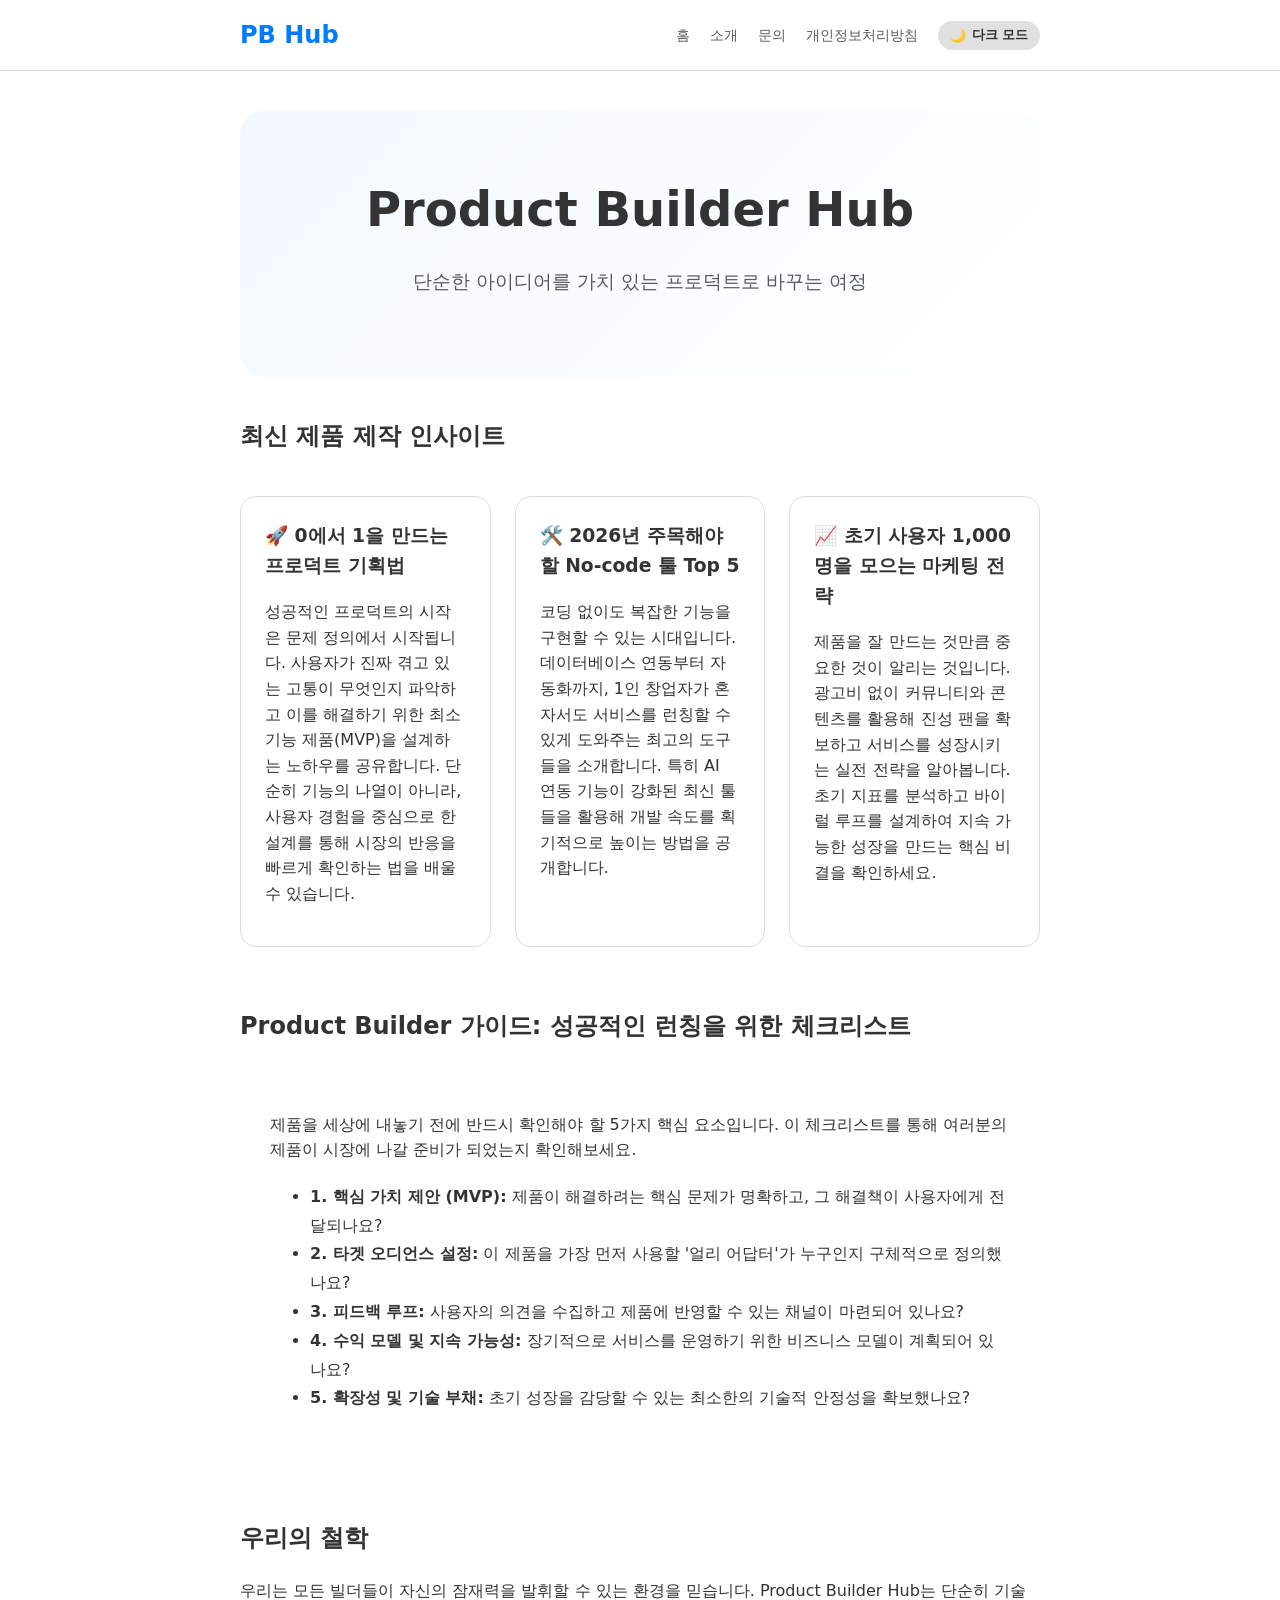
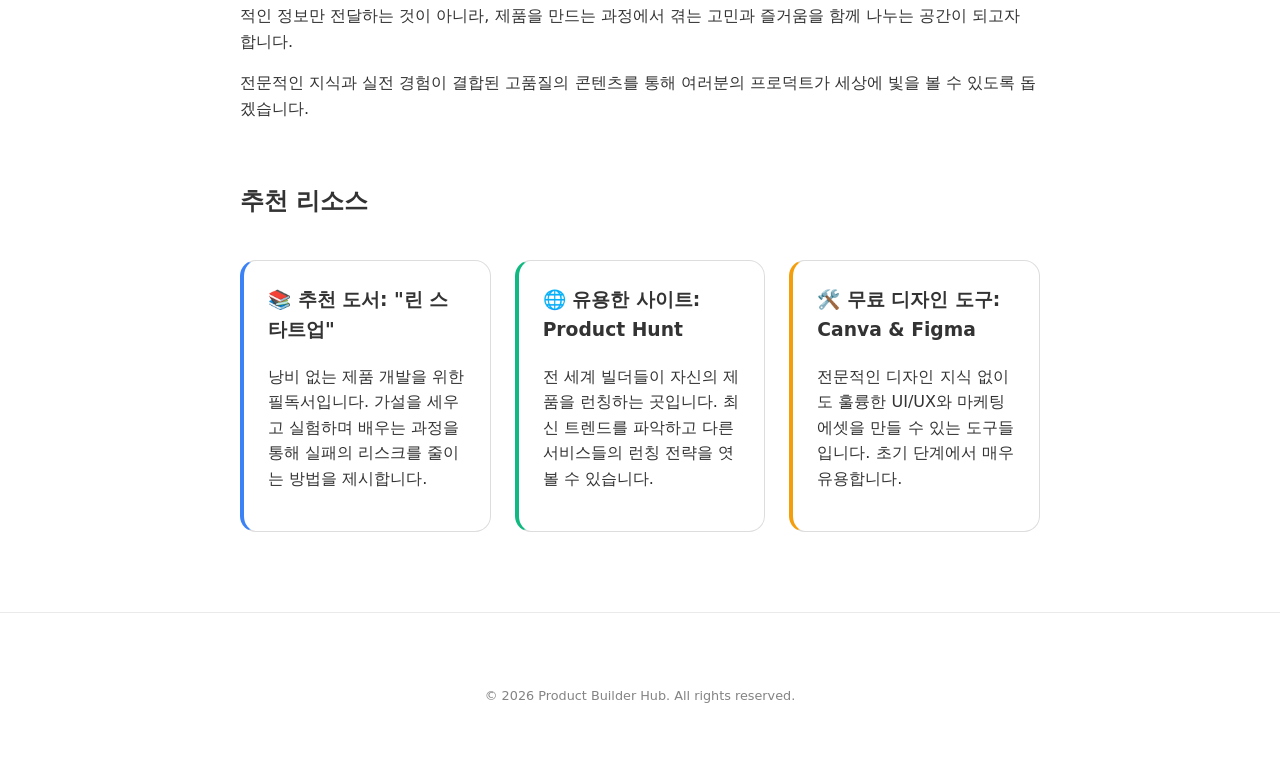
<file: index.html>
<!DOCTYPE html>
<html lang="ko">
<head>
    <!-- Google tag (gtag.js) -->
    <script async src="https://www.googletagmanager.com/gtag/js?id=G-FM0RWL79DY"></script>
    <script>
      window.dataLayer = window.dataLayer || [];
      function gtag(){dataLayer.push(arguments);}
      gtag('js', new Date());

      gtag('config', 'G-FM0RWL79DY');
    </script>
    <script type="text/javascript">
        (function(c,l,a,r,i,t,y){
            c[a]=c[a]||function(){(c[a].q=c[a].q||[]).push(arguments)};
            t=l.createElement(r);t.async=1;t.src="https://www.clarity.ms/tag/"+i;
            y=l.getElementsByTagName(r)[0];y.parentNode.insertBefore(t,y);
        })(window, document, "clarity", "script", "wpfu3iv317");
    </script>
    <meta charset="UTF-8">
    <meta name="viewport" content="width=device-width, initial-scale=1.0">
    <meta name="google-adsense-account" content="ca-pub-8668879687214659">
    <script async src="https://pagead2.googlesyndication.com/pagead/js/adsbygoogle.js?client=ca-pub-8668879687214659"
     crossorigin="anonymous"></script>
    <title>Product Builder Hub - 아이디어를 프로덕트로</title>
    <link rel="stylesheet" href="style.css">
</head>
<body>
    <div class="nav-container">
        <nav>
            <a href="index.html" class="logo">PB Hub</a>
            <div class="nav-links">
                <a href="index.html">홈</a>
                <a href="about.html">소개</a>
                <a href="contact.html">문의</a>
                <a href="privacy.html">개인정보처리방침</a>
                <button class="theme-toggle" id="theme-toggle">
                    <span id="toggle-icon">🌙</span>
                    <span id="toggle-text">다크 모드</span>
                </button>
            </div>
        </nav>
    </div>

    <div class="container">
        <section class="hero">
            <h1>Product Builder Hub</h1>
            <p>단순한 아이디어를 가치 있는 프로덕트로 바꾸는 여정</p>
        </section>

        <h2>최신 제품 제작 인사이트</h2>
        <div class="card-grid">
            <div class="card">
                <h3>🚀 0에서 1을 만드는 프로덕트 기획법</h3>
                <p>성공적인 프로덕트의 시작은 문제 정의에서 시작됩니다. 사용자가 진짜 겪고 있는 고통이 무엇인지 파악하고 이를 해결하기 위한 최소 기능 제품(MVP)을 설계하는 노하우를 공유합니다. 단순히 기능의 나열이 아니라, 사용자 경험을 중심으로 한 설계를 통해 시장의 반응을 빠르게 확인하는 법을 배울 수 있습니다.</p>
            </div>
            <div class="card">
                <h3>🛠️ 2026년 주목해야 할 No-code 툴 Top 5</h3>
                <p>코딩 없이도 복잡한 기능을 구현할 수 있는 시대입니다. 데이터베이스 연동부터 자동화까지, 1인 창업자가 혼자서도 서비스를 런칭할 수 있게 도와주는 최고의 도구들을 소개합니다. 특히 AI 연동 기능이 강화된 최신 툴들을 활용해 개발 속도를 획기적으로 높이는 방법을 공개합니다.</p>
            </div>
            <div class="card">
                <h3>📈 초기 사용자 1,000명을 모으는 마케팅 전략</h3>
                <p>제품을 잘 만드는 것만큼 중요한 것이 알리는 것입니다. 광고비 없이 커뮤니티와 콘텐츠를 활용해 진성 팬을 확보하고 서비스를 성장시키는 실전 전략을 알아봅니다. 초기 지표를 분석하고 바이럴 루프를 설계하여 지속 가능한 성장을 만드는 핵심 비결을 확인하세요.</p>
            </div>
        </div>

        <section style="margin-top: 60px;">
            <h2>Product Builder 가이드: 성공적인 런칭을 위한 체크리스트</h2>
            <div style="background-color: var(--card-bg); padding: 30px; border-radius: 12px; border: 1px solid var(--border-color);">
                <p>제품을 세상에 내놓기 전에 반드시 확인해야 할 5가지 핵심 요소입니다. 이 체크리스트를 통해 여러분의 제품이 시장에 나갈 준비가 되었는지 확인해보세요.</p>
                <ul style="line-height: 1.8; margin-top: 20px;">
                    <li><strong>1. 핵심 가치 제안 (MVP):</strong> 제품이 해결하려는 핵심 문제가 명확하고, 그 해결책이 사용자에게 전달되나요?</li>
                    <li><strong>2. 타겟 오디언스 설정:</strong> 이 제품을 가장 먼저 사용할 '얼리 어답터'가 누구인지 구체적으로 정의했나요?</li>
                    <li><strong>3. 피드백 루프:</strong> 사용자의 의견을 수집하고 제품에 반영할 수 있는 채널이 마련되어 있나요?</li>
                    <li><strong>4. 수익 모델 및 지속 가능성:</strong> 장기적으로 서비스를 운영하기 위한 비즈니스 모델이 계획되어 있나요?</li>
                    <li><strong>5. 확장성 및 기술 부채:</strong> 초기 성장을 감당할 수 있는 최소한의 기술적 안정성을 확보했나요?</li>
                </ul>
            </div>
        </section>

        <section style="margin-top: 60px;">
            <h2>우리의 철학</h2>
            <p>우리는 모든 빌더들이 자신의 잠재력을 발휘할 수 있는 환경을 믿습니다. Product Builder Hub는 단순히 기술적인 정보만 전달하는 것이 아니라, 제품을 만드는 과정에서 겪는 고민과 즐거움을 함께 나누는 공간이 되고자 합니다.</p>
            <p>전문적인 지식과 실전 경험이 결합된 고품질의 콘텐츠를 통해 여러분의 프로덕트가 세상에 빛을 볼 수 있도록 돕겠습니다.</p>
        </section>

        <section style="margin-top: 60px;">
            <h2>추천 리소스</h2>
            <div class="card-grid">
                <div class="card" style="border-left: 4px solid #3b82f6;">
                    <h3>📚 추천 도서: "린 스타트업"</h3>
                    <p>낭비 없는 제품 개발을 위한 필독서입니다. 가설을 세우고 실험하며 배우는 과정을 통해 실패의 리스크를 줄이는 방법을 제시합니다.</p>
                </div>
                <div class="card" style="border-left: 4px solid #10b981;">
                    <h3>🌐 유용한 사이트: Product Hunt</h3>
                    <p>전 세계 빌더들이 자신의 제품을 런칭하는 곳입니다. 최신 트렌드를 파악하고 다른 서비스들의 런칭 전략을 엿볼 수 있습니다.</p>
                </div>
                <div class="card" style="border-left: 4px solid #f59e0b;">
                    <h3>🛠️ 무료 디자인 도구: Canva & Figma</h3>
                    <p>전문적인 디자인 지식 없이도 훌륭한 UI/UX와 마케팅 에셋을 만들 수 있는 도구들입니다. 초기 단계에서 매우 유용합니다.</p>
                </div>
            </div>
        </section>

        <!-- Disqus Comments Section -->
        <div id="disqus_thread" style="margin-top: 80px;"></div>
        <script>
            var disqus_config = function () {
            this.page.url = window.location.href;
            this.page.identifier = window.location.pathname;
            };
            (function() {
            var d = document, s = d.createElement('script');
            s.src = 'https://productbuilder-e9dsjrtrqa.disqus.com/embed.js';
            s.setAttribute('data-timestamp', +new Date());
            (d.head || d.body).appendChild(s);
            })();
        </script>
        <noscript>Please enable JavaScript to view the <a href="https://disqus.com/?ref_noscript">comments powered by Disqus.</a></noscript>
    </div>

    <footer>
        <p>&copy; 2026 Product Builder Hub. All rights reserved.</p>
    </footer>

    <script src="script.js"></script>
</body>
</html>
</file>
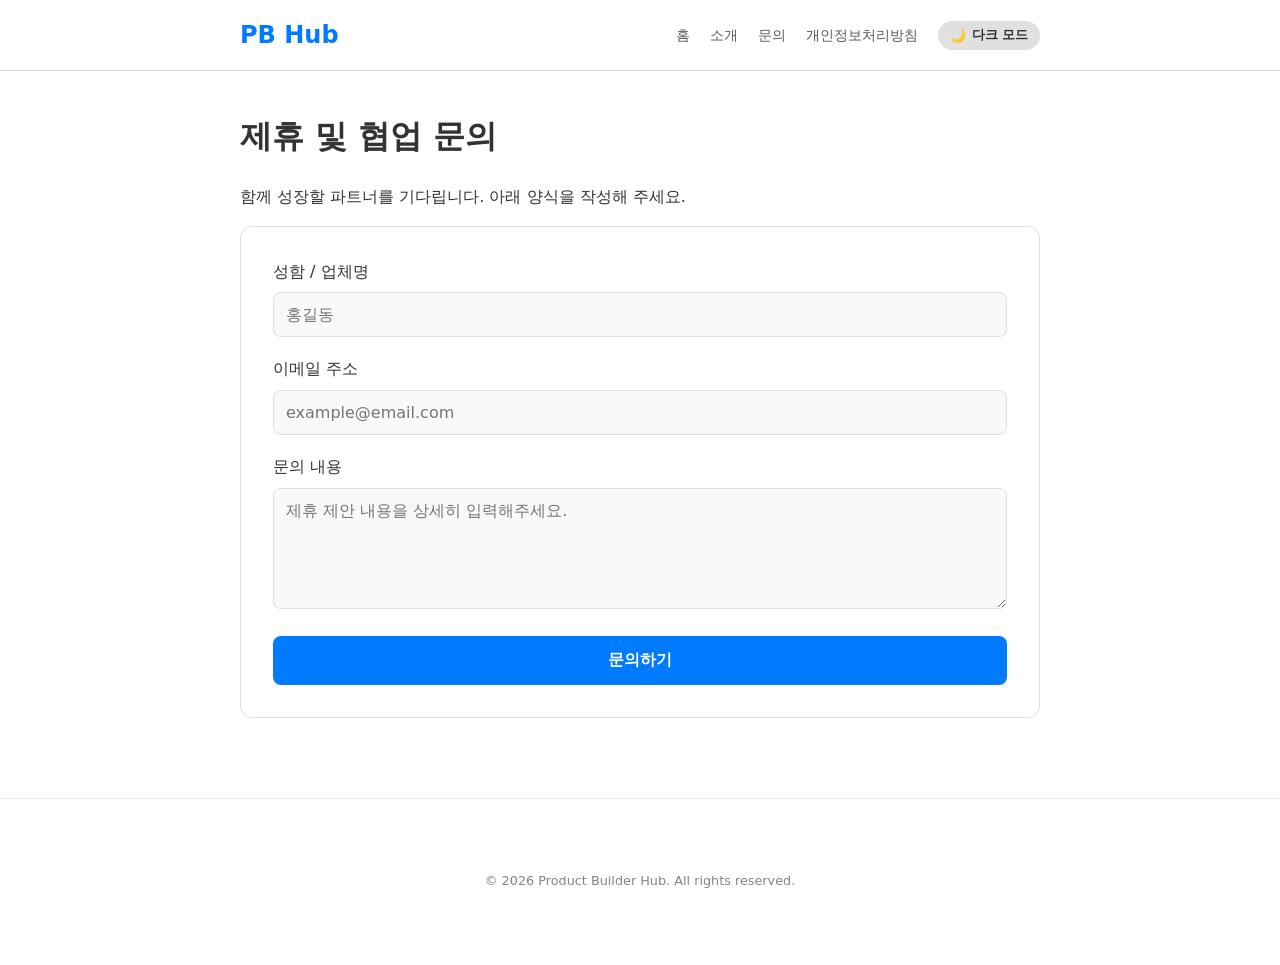
<file: contact.html>
<!DOCTYPE html>
<html lang="ko">
<head>
    <!-- Google tag (gtag.js) -->
    <script async src="https://www.googletagmanager.com/gtag/js?id=G-FM0RWL79DY"></script>
    <script>
      window.dataLayer = window.dataLayer || [];
      function gtag(){dataLayer.push(arguments);}
      gtag('js', new Date());

      gtag('config', 'G-FM0RWL79DY');
    </script>
    <script type="text/javascript">
        (function(c,l,a,r,i,t,y){
            c[a]=c[a]||function(){(c[a].q=c[a].q||[]).push(arguments)};
            t=l.createElement(r);t.async=1;t.src="https://www.clarity.ms/tag/"+i;
            y=l.getElementsByTagName(r)[0];y.parentNode.insertBefore(t,y);
        })(window, document, "clarity", "script", "wpfu3iv317");
    </script>
    <meta charset="UTF-8">
    <meta name="viewport" content="width=device-width, initial-scale=1.0">
    <title>문의하기 - Product Builder Hub</title>
    <link rel="stylesheet" href="style.css">
</head>
<body>
    <div class="nav-container">
        <nav>
            <a href="index.html" class="logo">PB Hub</a>
            <div class="nav-links">
                <a href="index.html">홈</a>
                <a href="about.html">소개</a>
                <a href="contact.html">문의</a>
                <a href="privacy.html">개인정보처리방침</a>
                <button class="theme-toggle" id="theme-toggle">
                    <span id="toggle-icon">🌙</span>
                    <span id="toggle-text">다크 모드</span>
                </button>
            </div>
        </nav>
    </div>

    <div class="container">
        <h1>제휴 및 협업 문의</h1>
        <p class="description">함께 성장할 파트너를 기다립니다. 아래 양식을 작성해 주세요.</p>

        <form action="https://formspree.io/f/mbdwaqge" method="POST" class="contact-form">
            <div class="form-group">
                <label for="name">성함 / 업체명</label>
                <input type="text" id="name" name="name" placeholder="홍길동" required>
            </div>

            <div class="form-group">
                <label for="email">이메일 주소</label>
                <input type="email" id="email" name="_replyto" placeholder="example@email.com" required>
            </div>

            <div class="form-group">
                <label for="message">문의 내용</label>
                <textarea id="message" name="message" rows="5" placeholder="제휴 제안 내용을 상세히 입력해주세요." required></textarea>
            </div>

            <input type="hidden" name="_subject" value="새로운 제휴 문의가 접수되었습니다!">
            <button type="submit" class="submit-btn">문의하기</button>
        </form>
    </div>

    <footer>
        <p>&copy; 2026 Product Builder Hub. All rights reserved.</p>
    </footer>

    <script src="script.js"></script>
</body>
</html>
</file>
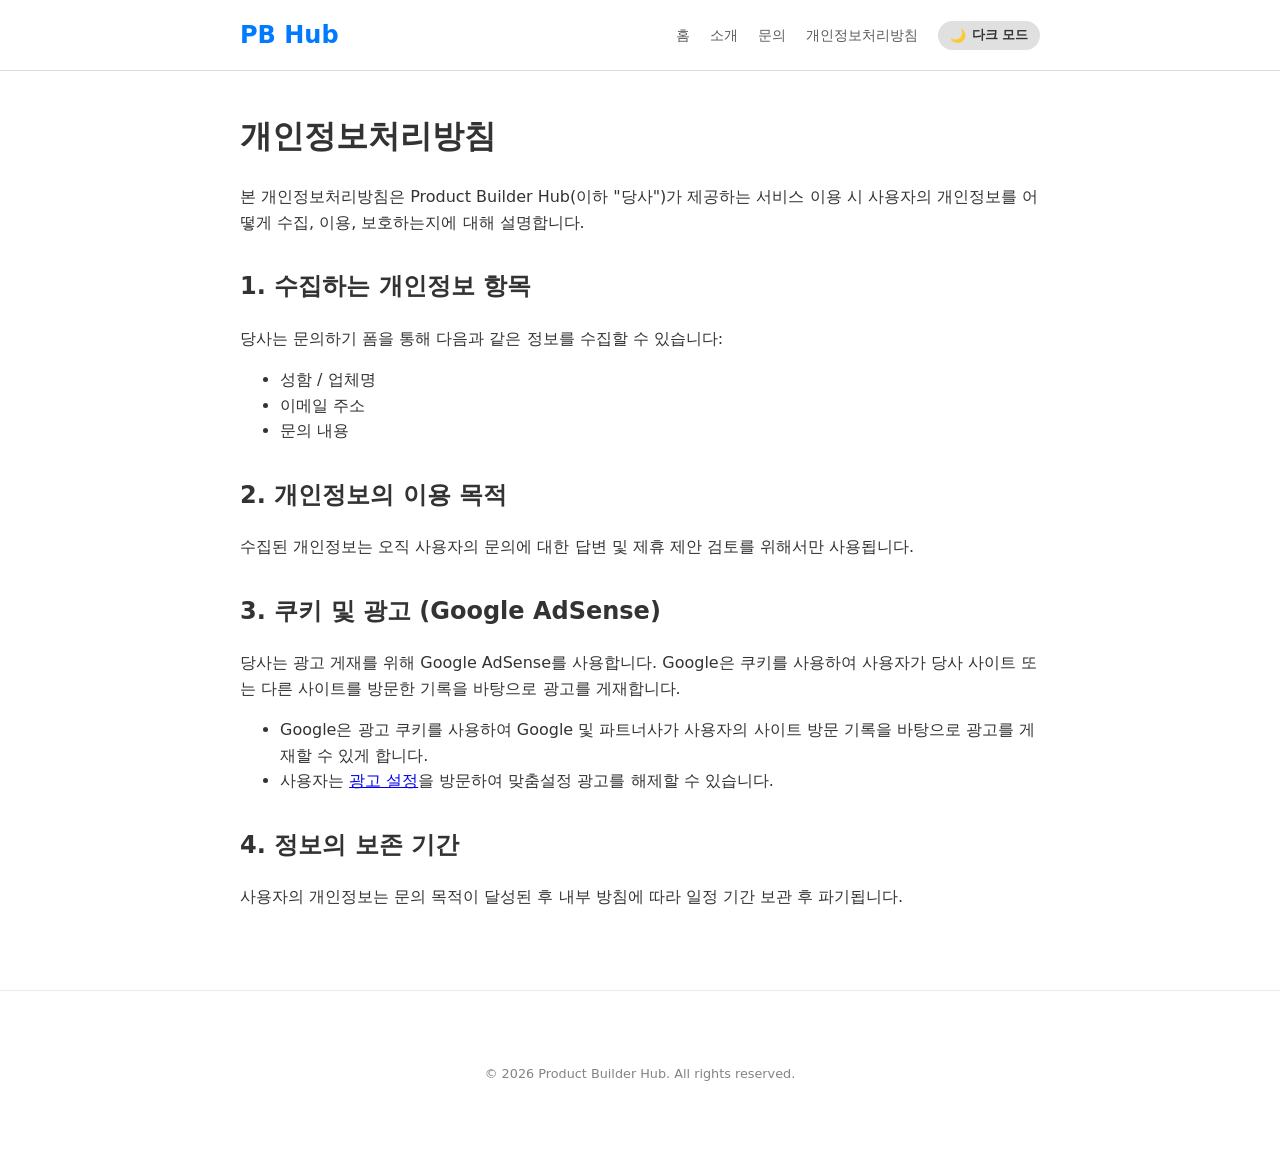
<file: privacy.html>
<!DOCTYPE html>
<html lang="ko">
<head>
    <!-- Google tag (gtag.js) -->
    <script async src="https://www.googletagmanager.com/gtag/js?id=G-FM0RWL79DY"></script>
    <script>
      window.dataLayer = window.dataLayer || [];
      function gtag(){dataLayer.push(arguments);}
      gtag('js', new Date());

      gtag('config', 'G-FM0RWL79DY');
    </script>
    <script type="text/javascript">
        (function(c,l,a,r,i,t,y){
            c[a]=c[a]||function(){(c[a].q=c[a].q||[]).push(arguments)};
            t=l.createElement(r);t.async=1;t.src="https://www.clarity.ms/tag/"+i;
            y=l.getElementsByTagName(r)[0];y.parentNode.insertBefore(t,y);
        })(window, document, "clarity", "script", "wpfu3iv317");
    </script>
    <meta charset="UTF-8">
    <meta name="viewport" content="width=device-width, initial-scale=1.0">
    <title>개인정보처리방침 - Product Builder Hub</title>
    <link rel="stylesheet" href="style.css">
</head>
<body>
    <div class="nav-container">
        <nav>
            <a href="index.html" class="logo">PB Hub</a>
            <div class="nav-links">
                <a href="index.html">홈</a>
                <a href="about.html">소개</a>
                <a href="contact.html">문의</a>
                <a href="privacy.html">개인정보처리방침</a>
                <button class="theme-toggle" id="theme-toggle">
                    <span id="toggle-icon">🌙</span>
                    <span id="toggle-text">다크 모드</span>
                </button>
            </div>
        </nav>
    </div>

    <div class="container">
        <h1>개인정보처리방침</h1>
        <p>본 개인정보처리방침은 Product Builder Hub(이하 "당사")가 제공하는 서비스 이용 시 사용자의 개인정보를 어떻게 수집, 이용, 보호하는지에 대해 설명합니다.</p>
        
        <h2>1. 수집하는 개인정보 항목</h2>
        <p>당사는 문의하기 폼을 통해 다음과 같은 정보를 수집할 수 있습니다:</p>
        <ul>
            <li>성함 / 업체명</li>
            <li>이메일 주소</li>
            <li>문의 내용</li>
        </ul>

        <h2>2. 개인정보의 이용 목적</h2>
        <p>수집된 개인정보는 오직 사용자의 문의에 대한 답변 및 제휴 제안 검토를 위해서만 사용됩니다.</p>

        <h2>3. 쿠키 및 광고 (Google AdSense)</h2>
        <p>당사는 광고 게재를 위해 Google AdSense를 사용합니다. Google은 쿠키를 사용하여 사용자가 당사 사이트 또는 다른 사이트를 방문한 기록을 바탕으로 광고를 게재합니다.</p>
        <ul>
            <li>Google은 광고 쿠키를 사용하여 Google 및 파트너사가 사용자의 사이트 방문 기록을 바탕으로 광고를 게재할 수 있게 합니다.</li>
            <li>사용자는 <a href="https://www.google.com/settings/ads" target="_blank">광고 설정</a>을 방문하여 맞춤설정 광고를 해제할 수 있습니다.</li>
        </ul>

        <h2>4. 정보의 보존 기간</h2>
        <p>사용자의 개인정보는 문의 목적이 달성된 후 내부 방침에 따라 일정 기간 보관 후 파기됩니다.</p>
    </div>

    <footer>
        <p>&copy; 2026 Product Builder Hub. All rights reserved.</p>
    </footer>

    <script src="script.js"></script>
</body>
</html>
</file>
<file: style.css>
:root {
    --bg-color: #ffffff;
    --text-color: #333333;
    --toggle-bg: #e0e0e0;
    --toggle-btn: #ffffff;
    --input-bg: #f9f9f9;
    --input-border: #dddddd;
    --primary-color: #007bff;
    --secondary-color: #6c757d;
    --transition-speed: 0.3s;
    --container-max-width: 800px;
}

body.dark-mode {
    --bg-color: #1a1a1a;
    --text-color: #f0f0f0;
    --toggle-bg: #444444;
    --toggle-btn: #2a2a2a;
    --input-bg: #2d2d2d;
    --input-border: #444444;
}

body {
    background-color: var(--bg-color);
    color: var(--text-color);
    font-family: 'Pretendard', -apple-system, BlinkMacSystemFont, system-ui, Roboto, sans-serif;
    margin: 0;
    padding: 0;
    transition: background-color var(--transition-speed), color var(--transition-speed);
    line-height: 1.6;
}

.nav-container {
    width: 100%;
    border-bottom: 1px solid var(--input-border);
    padding: 1rem 0;
}

nav {
    max-width: var(--container-max-width);
    margin: 0 auto;
    display: flex;
    justify-content: space-between;
    align-items: center;
    padding: 0 20px;
}

.logo {
    font-size: 1.5rem;
    font-weight: 800;
    text-decoration: none;
    color: var(--primary-color);
}

.nav-links {
    display: flex;
    gap: 20px;
    align-items: center;
}

.nav-links a {
    text-decoration: none;
    color: var(--text-color);
    font-size: 0.9rem;
    font-weight: 500;
    opacity: 0.8;
    transition: opacity 0.2s;
}

.nav-links a:hover {
    opacity: 1;
}

.theme-toggle {
    cursor: pointer;
    padding: 6px 12px;
    border-radius: 20px;
    border: none;
    background-color: var(--toggle-bg);
    color: var(--text-color);
    font-size: 0.8rem;
    font-weight: 600;
    display: inline-flex;
    align-items: center;
    gap: 6px;
}

.container {
    max-width: var(--container-max-width);
    margin: 40px auto;
    padding: 0 20px;
}

h1, h2, h3 {
    margin-top: 2rem;
}

.hero {
    text-align: center;
    padding: 60px 20px;
    background: linear-gradient(135deg, rgba(0,123,255,0.05) 0%, rgba(0,123,255,0) 100%);
    border-radius: 24px;
    margin-bottom: 40px;
}

.hero h1 {
    font-size: 3rem;
    margin-bottom: 1rem;
    margin-top: 0;
}

.hero p {
    font-size: 1.2rem;
    opacity: 0.8;
}

.card-grid {
    display: grid;
    grid-template-columns: repeat(auto-fit, minmax(250px, 1fr));
    gap: 24px;
    margin: 40px 0;
}

.card {
    border: 1px solid var(--input-border);
    padding: 24px;
    border-radius: 16px;
    transition: transform 0.2s, box-shadow 0.2s;
}

.card:hover {
    transform: translateY(-4px);
    box-shadow: 0 10px 20px rgba(0,0,0,0.05);
}

.card h3 {
    margin-top: 0;
}

footer {
    text-align: center;
    padding: 60px 20px;
    border-top: 1px solid var(--input-border);
    margin-top: 80px;
    opacity: 0.6;
    font-size: 0.8rem;
}

/* Form Styles */
.contact-form {
    text-align: left;
    background-color: transparent;
    padding: 2rem;
    border-radius: 12px;
    border: 1px solid var(--input-border);
    width: 100%;
    box-sizing: border-box;
}

.form-group {
    margin-bottom: 1.2rem;
}

.form-group label {
    display: block;
    margin-bottom: 0.5rem;
    font-weight: 500;
}

.form-group input, 
.form-group textarea {
    width: 100%;
    padding: 12px;
    border-radius: 8px;
    border: 1px solid var(--input-border);
    background-color: var(--input-bg);
    color: var(--text-color);
    font-family: inherit;
    font-size: 1rem;
    box-sizing: border-box;
}

.submit-btn {
    width: 100%;
    padding: 14px;
    border-radius: 8px;
    border: none;
    background-color: var(--primary-color);
    color: white;
    font-size: 1rem;
    font-weight: 600;
    cursor: pointer;
}
</file>
